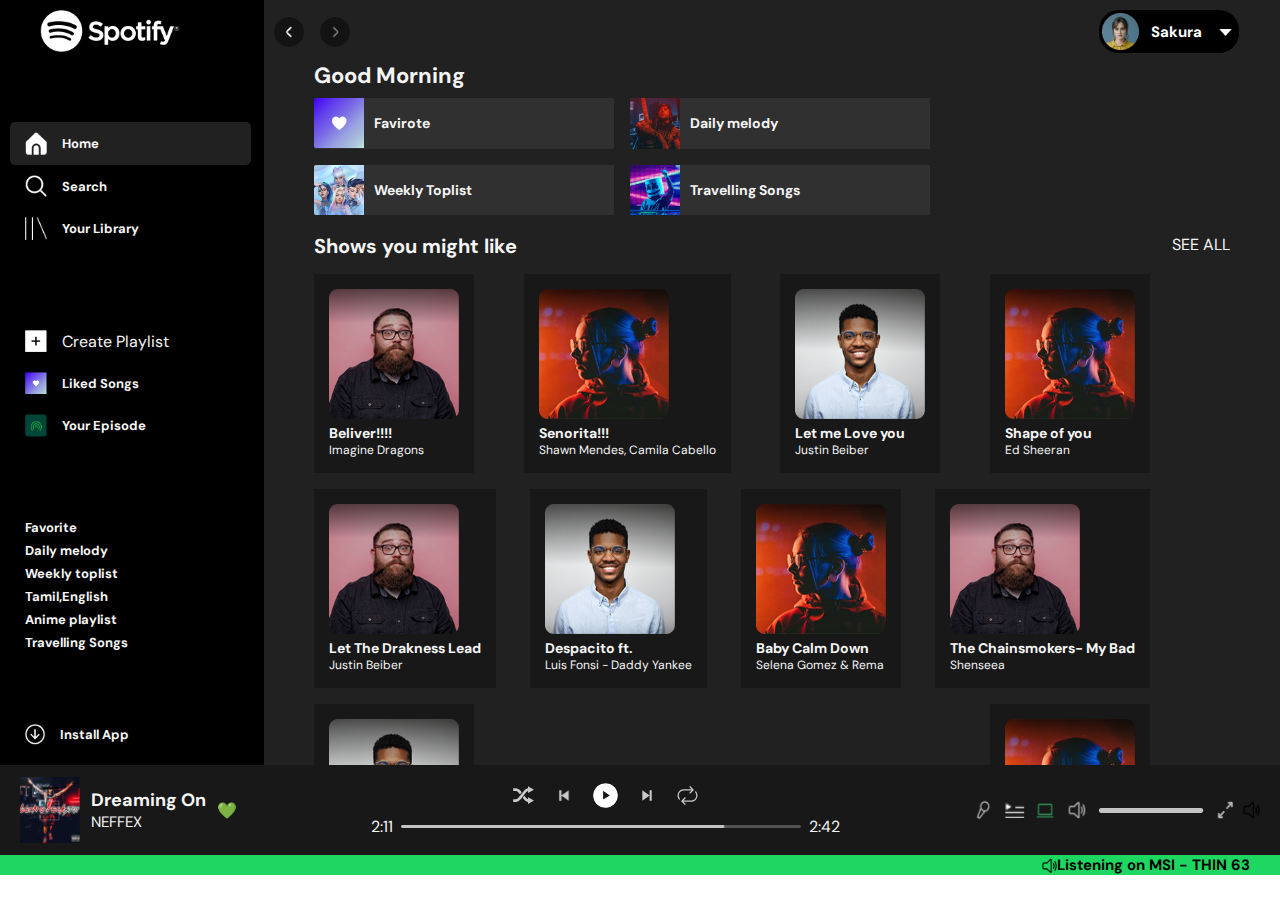
<file: index.html>
<!DOCTYPE html>
<html lang="en">
  <head>
    <!-- Required meta tags -->
    <meta charset="utf-8" />
    <meta name="viewport" content="width=device-width, initial-scale=1" />
    <link rel="stylesheet" href="style.css" />
    <!-- Bootstrap CSS -->
    <!-- <link
      href="https://cdn.jsdelivr.net/npm/bootstrap@5.0.2/dist/css/bootstrap.min.css"
      rel="stylesheet"
      integrity="sha384-EVSTQN3/azprG1Anm3QDgpJLIm9Nao0Yz1ztcQTwFspd3yD65VohhpuuCOmLASjC"
      crossorigin="anonymous"
    /> -->

    <title>Spotify-Clone</title>
  </head>
  <body>
    <div class="container">
      <!-- 30% left part -->
      <div class="left-nav">
        <img src="Spotify logo.png" alt="" class="logo" />

        
        <div class="home-container">
          <div class="home active">
            <img src="Home.png" alt="" class="leftnavimg" />
            <h2 class="leftnavh2">Home</h2>
          </div>

          <div class="search">
            <img src="Search.png" alt="" class="leftnavimg" />
            <h2 class="leftnavh2">Search</h2>
          </div>

          <div class="library">
            <img src="Your library.png" alt="" class="leftnavimg" />
            <h2 class="leftnavh2">Your Library</h2>
          </div>
        </div>

        <div class="playlist-container">
          <div class="playlist">
            <img src="plus.png" alt="" class="leftnavimg" />
            <a href="next.html">Create Playlist</a>
          </div>

          <div class="liked-songs">
            <img src="purpleheart.png" alt="" class="leftnavimg" />
            <h2 class="leftnavh2">Liked Songs</h2>
          </div>

          <div class="episodes">
            <img src="hotspot.png" alt="" class="leftnavimg" />
            <h2 class="leftnavh2">Your Episode</h2>
          </div>
        </div>
        
        <div class="fav-tags">
          <h2 class="leftnavh2 h">Favorite</h2>
          <h2 class="leftnavh2">Daily melody</h2>
          <h2 class="leftnavh2">Weekly toplist</h2>
          <h2 class="leftnavh2">Tamil,English</h2>
          <h2 class="leftnavh2">Anime playlist</h2>
          <h2 class="leftnavh2">Travelling Songs</h2>
        </div>
        
        <div class="install">
          <img src="download.png" alt="" class="dwn" />
          <h2 class="leftnavh2">Install App</h2>
        </div>
      </div>

      <!--  70%part Right  -->
      <div class="right-part">
        <div class="nav">
          <div class="left-right">
            <img src="backward.png" alt="" class="play" />
            <img src="forward.png" alt="" class="play" />
          </div>

          <div class="profile">
            <img src="profile.png" alt="" />
            <h3>Sakura</h3>
            <img src="down.png" alt="" />
          </div>
        </div>

        <!-- Good Morning section -->

        <div class="goodmrng">
          <h1>Good Morning</h1>
          <div class="likedcardholder">
            <div class="likedcards">
              <img src="Purple-big.png" alt="" />
              <h2>Favirote</h2>
            </div>

            <div class="likedcards">
              <img src="man.png" alt="" />
              <h2>Daily melody</h2>
            </div>

            <div class="likedcards">
              <img src="KDA.png" alt="" />
              <h2>Weekly Toplist</h2>
            </div>
            <div class="likedcards">
              <img src="marshmellow.png" alt="" />
              <h2>Travelling Songs</h2>
            </div>
          </div>
        </div>

        
        <!-- Shows you might like -->

        <div class="shows">
          <div>
            <h1>Shows you might like</h1>
            <a href="next.html">See all</a>
          
          </div>

          <div class="showsCards">
            <div class="showCard">
              <img src="Rectangle 21.png" alt="" />
              <h2>Beliver!!!!</h2>
              <p>Imagine Dragons</p>
            </div>
            <div class="showCard">
              <img src="Rectangle 22.png" alt="" />
              <h2>Senorita!!!</h2>
              <p>Shawn Mendes, Camila Cabello</p>
            </div>
            
            <div class="showCard">
              <img src="Rectangle 23.png" alt="" />
              <h2>Let me Love you</h2>
              <p>Justin Beiber</p>
            </div>
            <div class="showCard">
              <img src="Rectangle 22.png" alt="" />
              <h2>Shape of you</h2>
              <p>Ed Sheeran</p>
            </div>
            <div class="showCard">
              <img src="Rectangle 21.png" alt="" />
              <h2>Let The Drakness Lead</h2>
              <p>Justin Beiber</p>
            </div>
            <div class="showCard">
              <img src="Rectangle 23.png" alt="" />
              <h2>Despacito ft.</h2>
              <p>Luis Fonsi - Daddy Yankee</p>
            </div>
            <div class="showCard">
              <img src="Rectangle 22.png" alt="" />
              <h2>Baby Calm Down</h2>
              <p> Selena Gomez & Rema</p>
            </div>
            <div class="showCard">
              <img src="Rectangle 21.png" alt="" />
              <h2>The Chainsmokers- My Bad</h2>
              <p>Shenseea</p>
            </div>
            <div class="showCard">
              <img src="Rectangle 23.png" alt="" />
              <h2>Thunder</h2>
              <p>Imagine Drangons</p>
            </div>
            <div class="showCard">
              <img src="Rectangle 22.png" alt="" />
              <h2>Yaar adi ni </h2>
              <p>A R Rahmaan</p>
            </div>
          </div>
        </div>
      </div>
    </div>


    <!--Player Controls part Bottom -->

    <div class="bottom">
      <!-- Bottom left -->
      <div class="songName">
        <img src="playing-img.png" alt="" />
        <div>
          <h2>Dreaming On</h2>
          <p>NEFFEX</p>
        </div>
        &#128154;
      </div>

      <!-- Bottom Middle-->
      <div class="playControls">
        <div class="control">
          <img class="musichov" src="shuffle.svg" alt="shuffle" />
          <img class="musichov" src="previous.png" alt="backward" />
          <img class="musichov play" src="resume.svg" alt="play/pause" />
          <img class="musichov" src="next.svg" alt="forward" />
          <img class="musichov" src="loop.svg" alt="loop" />
        </div>
        <div class="bar">
          <p>2:11</p>
          <img class="music-bar" src="musicbar.png" alt="" />
          <p>2:42</p>
        </div>
      </div>
      <div class="media-play">
        <img class="musichov play" src="resume.svg" alt="play/pause" />
      </div>

      <!-- Bottom Right -->
      <div class="volume">
        <img class="vol" src="microphone.png" alt="" />
        <img class="vol" src="list.png" alt="" />
        <img class="vol" src="carbon_laptop.png" alt="" />
        <img class="vol" src="speaker-white.png" alt="" />
        <img src="volume-bar.png" alt="" />
        <img class="black-spek" src="strech-speaker.png" alt="" />
      </div>
    </div>

    <div class="green-notice">
      <img src="speaker-black.png" alt="" />
      <h2>Listening on MSI - THIN 63</h2>
    </div>



    <div class="home-container-media">
      <div class="home-media">
        <img src="Home.png" alt=""/>
        <a class="h" href="#">Home</a>
      </div>

      <div class="search-media">
        <img src="Search.png" alt=""/>
       <a href="#">Search</a>
      </div>

      <div class="library-media">
        <img src="Your library.png" alt=""/>
        <a href="next.html">Your Library</a>
      </div>
    </div>

    <!-- Option 1: Bootstrap Bundle with Popper -->
    <!-- <script
      src="https://cdn.jsdelivr.net/npm/bootstrap@5.0.2/dist/js/bootstrap.bundle.min.js"
      integrity="sha384-MrcW6ZMFYlzcLA8Nl+NtUVF0sA7MsXsP1UyJoMp4YLEuNSfAP+JcXn/tWtIaxVXM"
      crossorigin="anonymous"
    ></script> -->
  </body>
</html>
</file>
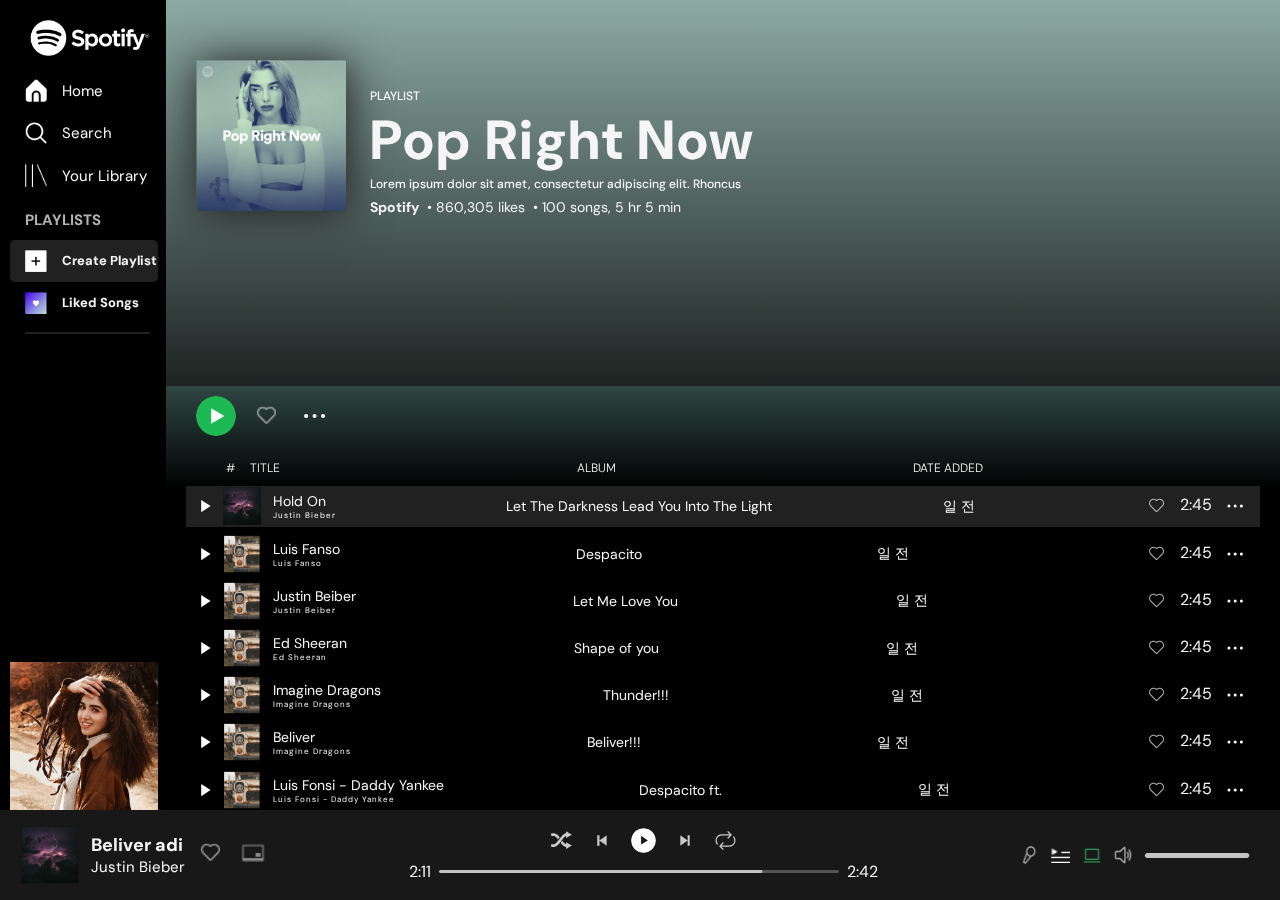
<file: next.html>
<!DOCTYPE html>
<html lang="en">
  <head>
    <meta charset="UTF-8" />
    <meta name="viewport" content="width=device-width, initial-scale=1.0" />
    <link rel="stylesheet" href="next.css" />
    <title>Document</title>
  </head>
  <body>
    <div class="container">
      <!-- 30% left part -->
      <div class="left-nav">
        <img src="Spotify logo.png" alt="" class="logo" />

        
        <div class="home-container">
          <div class="home">
            <img src="Home.png" alt="" class="leftnavimg" />
            <!-- <h2 class="leftnavh2">Home</h2> -->
            <a href="index.html">Home</a>
          </div>

          <div class="search">
            <img src="Search.png" alt="" class="leftnavimg" />
            <!-- <h2 class="leftnavh2">Search</h2> -->
            <a href="#">Search</a>
          </div>

          <div class="library">
            <img src="Your library.png" alt="" class="leftnavimg" />
            <!-- <h2 class="leftnavh2">Your Library</h2> -->
            <a href="#">Your Library</a>
          </div>
        </div>

        <div class="playlist-container">
          <h2>PLAYLISTS</h2>
          <div class="playlist active">
            <img src="plus.png" alt="" class="leftnavimg" />
            <h2 class="leftnavh2">Create Playlist</h2>
          </div>

          <div class="liked-songs">
            <img src="purpleheart.png" alt="" class="leftnavimg" />
            <h2 class="leftnavh2">Liked Songs</h2>
          </div>

          <div class="line"></div>
        </div>

        <div class="leftnav-Bottom">
          <img src="album art.png" alt="" />
        </div>
      </div>

      <!-- 70%part Right -->
      <div class="right-part">
        <div class="right60-Top">
        
          <div class="T60top">
            <div class="music-banner">
              <img src="pop-rn3.png" alt="">
            </div>
            <div>
              <div class="texts">
                <p>PLAYLIST</p>
                <h1>Pop Right Now</h1>
                <p>Lorem ipsum dolor sit amet, consectetur adipiscing elit. Rhoncus</p>
              </div>
    
              <div class="uls">
                <p>Spotify</p>
                <p>&#8226; 860,305 likes</p> 
                <p>&#8226; 100 songs, 5 hr 5 min</p>          
              </div>
            </div>
          </div>
          
          <div class="greenheart">
            <div>
              <img class="play" id="greenplay" src="play.png" alt="">
              <img src="heart.png" alt="">
              <img src="threedot.svg" alt="">
            </div>
            
            <div class="bottomHash">
              <pre>#     TITLE</pre>
              <p>ALBUM</p>
              <p>DATE ADDED</p>
              <div></div>
            </div>
          </div>
        </div>
<!--1st Horizontal Card-->
        <div class="right40-Bottom">
          <div class="plying-songs active">
            <div>
              <img src="Polygon.svg" alt="play" />
              <img class="playing" src="Rectangle 9.png" alt="">
                <div class="song-name">
                  <h3>Hold On</h3>
                  <p class="singer">Justin Bieber</p>
                </div>
            </div>
            <p>Let The Darkness Lead You Into The Light</p>
            <p class="korean">일 전</p>
            <div>
              <img src="heart.png" alt="liked">
              <p>2:45</p>
              <img src="threedot.svg" alt="">
            </div>
          </div>
          <!--second-->   
          <div class="plying-songs">
            <div>
              <img src="Polygon.svg" alt="play" />
              <img class="playing" src="list img.png" alt="">
                <div class="song-name">
                  <h3>Luis Fanso</h3>
                  <p class="singer">Luis Fanso</p>
                </div>
            </div>
            <p>Despacito</p>
            <p class="korean">일 전</p>
            <div>
              <img src="heart.png" alt="liked">
              <p>2:45</p>
              <img src="threedot.svg" alt="">
            </div>
          </div>
 <!--third -->  
          <div class="plying-songs">
            <div>
              <img src="Polygon.svg" alt="play" />
              <img class="playing" src="list img.png" alt="">
                <div class="song-name">
                  <h3>Justin Beiber</h3>
                  <p class="singer">Justin Beiber</p>
                </div>
            </div>
            <p>Let Me Love You</p>
            <p class="korean">일 전</p>
            <div>
              <img src="heart.png" alt="liked">
              <p>2:45</p>
              <img src="threedot.svg" alt="">
            </div>
          </div>
   <!--fourth -->  
          <div class="plying-songs">
            <div>
              <img src="Polygon.svg" alt="play" />
              <img class="playing" src="list img.png" alt="">
                <div class="song-name">
                  <h3>Ed Sheeran</h3>
                  <p class="singer">Ed Sheeran</p>
                </div>
            </div>
            <p>Shape of you</p>
            <p class="korean">일 전</p>
            <div>
              <img src="heart.png" alt="liked">
              <p>2:45</p>
              <img src="threedot.svg" alt="">
            </div>
          </div>
 <!--fifth -->  

          <div class="plying-songs">
            <div>
              <img src="Polygon.svg" alt="play" />
              <img class="playing" src="list img.png" alt="">
                <div class="song-name">
                  <h3>Imagine Dragons</h3>
                  <p class="singer">Imagine Dragons</p>
                </div>
            </div>
            <p>Thunder!!!</p>
            <p class="korean">일 전</p>
            <div>
              <img src="heart.png" alt="liked">
              <p>2:45</p>
              <img src="threedot.svg" alt="">
            </div>
          </div>

    <!-- sixth -->         
          <div class="plying-songs">
            <div>
              <img src="Polygon.svg" alt="play" />
              <img class="playing" src="list img.png" alt="">
                <div class="song-name">
                  <h3>Beliver</h3>
                  <p class="singer">Imagine Dragons</p>
                </div>
            </div>
            <p>Beliver!!!</p>
            <p class="korean">일 전</p>
            <div>
              <img src="heart.png" alt="liked">
              <p>2:45</p>
              <img src="threedot.svg" alt="">
            </div>
          </div>

    <!--seventh -->         
          <div class="plying-songs">
            <div>
              <img src="Polygon.svg" alt="play" />
              <img class="playing" src="list img.png" alt="">
                <div class="song-name">
                  <h3>Luis Fonsi - Daddy Yankee</h3>
                  <p class="singer">Luis Fonsi - Daddy Yankee</p>
                </div>
            </div>
            <p>Despacito ft.</p>
            <p class="korean">일 전</p>
            <div>
              <img src="heart.png" alt="liked">
              <p>2:45</p>
              <img src="threedot.svg" alt="">
            </div>
          </div>
        </div>
      </div>
    </div>
    <!--Player Controls part Bottom  -->
    <div class="bottom">
      <!-- Bottom left -->
      <div class="songName">
        <img src="Rectangle 9.png" alt="" />
        <div>
          <h2>Beliver adi</h2>
          <p>Justin Bieber</p>
        </div>
        <!-- <div class="heart">&#x2661;</div> -->
        <div class="heart">
          <img class="heart" src="heart.png" alt="" />
        </div>
        <div class="heart pip">
          <img src="pip.png" alt="" />
        </div>
      </div>
      <div class="media-play">
        <img class="musichov play" src="resume.svg" alt="play/pause" />
      </div>
      <!-- Bottom Middle -->
      <div class="playControls">
        <div class="control">
          <img class="musichov" src="shuffle.svg" alt="shuffle" />
          <img class="musichov" src="previous.png" alt="backward" />
          <img class="musichov play" src="resume.svg" alt="play/pause" />
          <img class="musichov" src="next.svg" alt="forward" />
          <img class="musichov" src="loop.svg" alt="loop" />
        </div>
        <div class="bar">
          <p>2:11</p>
          <img class="music-bar" src="musicbar.png" alt="" />
          <p>2:42</p>
        </div>
      </div>
      <!-- Bottom Right -->
      <div class="volume">
        <img class="vol" src="microphone.png" alt="" />
        <img class="vol" src="list.png" alt="" />
        <img class="vol" src="carbon_laptop.png" alt="" />
        <img class="vol" src="speaker-white.png" alt="" />
        <img src="volume-bar.png" alt="" />
      </div>
    </div>
<!--MEdia Buttons -->
    <div class="home-container-media">
      <div class="home-media">
        <img src="Home.png" alt=""/>
        <a href="index.html">Home</a>
      </div>

      <div class="search-media">
        <img src="Search.png" alt=""/>
       <a href="#">Search</a>
      </div>

      <div class="library-media">
        <img src="Your library.png" alt=""/>
        <a href="#">Your Library</a>
      </div>
    </div>
  </body>
</html>
</file>
<file: style.css>
@import url('https://fonts.googleapis.com/css2?family=DM+Sans:ital,opsz,wght@0,9..40,100;0,9..40,200;0,9..40,300;0,9..40,400;0,9..40,500;0,9..40,600;0,9..40,700;0,9..40,800;0,9..40,900;0,9..40,1000;1,9..40,100;1,9..40,200;1,9..40,300;1,9..40,400;1,9..40,500;1,9..40,600;1,9..40,700;1,9..40,800;1,9..40,900;1,9..40,1000&display=swap');

*{
    margin: 0;
    padding: 0;
    box-sizing: border-box;
    font-family: 'DM Sans', sans-serif;

   }
   *::-webkit-scrollbar {
      display: none;
    }
    a{
      color: whitesmoke;
      text-decoration: none;
    }


.container{
    width: 100%;
    height: 85vh;
    display: flex;
    background-color: #000000;
}

.left-nav{
    margin-left: 10px;
    padding-top: 10px;
    width: 20%;
    display: flex;
    flex-direction: column;
    justify-content: space-between;
    gap: .8rem;
    background-color: #000000;
    height: 100%;
    overflow-y: scroll;
}


.right-part{
   overflow-y: scroll;
    width: 80%;
    height: 100%;
    background-color: #212121;
    
}
.logo{
    width: 140px;
    margin-left: 30px;
}
.home, .search, .library, .playlist,
 .liked-songs, .episodes, .install{
    display: flex;
    align-items: center;
    padding-top: 10px;
    padding-bottom: 10px;
    padding-left: 15px;
    border-radius: 5px;
    width: 95%;
    transition: all 0.2s ease-in-out;
 }

 .home:hover, .search:hover, 
 .library:hover, .playlist:hover,
 .liked-songs:hover, .episodes:hover, .install:hover{
  cursor: pointer;
  background-color: #212121;
 }
 
.home-container, .playlist-container, 
.fav-tags{
    display: flex;
    flex-direction: column;
}

.active{
    background-color: #212121;
    
}
.fav-tags{
    padding-left: 15px;
}
.fav-tags h2{
    padding: 3px 0;
}

 .leftnavh2{
    font-size: 13px;
    color: whitesmoke;
 }

 .leftnavimg{
    width: 22px;
    margin-right: 15px;
 }
 .install{
    margin-bottom: 10px;
    margin-top: -10px;
 }
 .dwn{
    margin-right: 15px;
    width: 20px;
 }

/* Right Parts */

 .nav{
    margin-top: 10px;
    margin-left: 10px;
    display: flex;
    justify-content: space-between;
    align-items: center;
    /* background-color: darkgoldenrod; */
    width: 95%;
    
 }
 .left-right{
    display: flex;
    align-items: center;
    gap: 1rem;
 }
 .left-right img{
    width: 30px;
    transition: all 0.2s ease-in;
 }
 .left-right img:hover{
  box-shadow: 1px 1px 20px gray;
  cursor: pointer;
 }

 .profile{
    display: flex;
    align-items: center;
    background-color: #000000;
    padding: 3px;
    border-radius: 20px;
    gap: 0.8rem;
    transition: all 0.2s ease-in-out;
 }
 .profile:hover{
  box-shadow: 1px 1px 10px gray;
  cursor: pointer;
 }
 /* Profile Pic********* */
 .profile h3{
    font-size: 15px;
    color: white;
 }


 .goodmrng{
   padding: 0 50px;
 }
 .goodmrng>h1{
   color: whitesmoke;
   font-size: 22px;
   margin: 8px 0;
 }

 .likedcardholder{
   display: flex;
   
   gap: 1rem;
  /* background-color: aqua; */
   flex-wrap: wrap;
  
 }

 .likedcards{
   display: flex;
   align-items: center;
   width: 300px;
   background-color:#303030 ;
   transition: all 0.2s ease-in;
 }
 .likedcards:hover{
  cursor: pointer;
  box-shadow: 1px 1px 10px gray;
 }
 .likedcards>img{
   width: 50px;
   margin-right: 10px;
 }
 .likedcards>h2{
   font-size: 14px;
   color: whitesmoke;
   word-break: break-all;
 }

.shows{
   padding: 0px 50px;
  
}
.shows>div{
   display: flex;
   
   align-items: center;
   justify-content: space-between;
}

.shows>div>a{
   color: whitesmoke;
   text-transform: uppercase;
   transition: all 0.2s ease-in-out;
}
.shows>div>a:hover{
  cursor: pointer;
  color: white;
  font-weight: 600;
}

.shows>div>h1{
   margin-top: 18px;
   font-size: 20px;
   color: whitesmoke;
   margin-bottom: 15px;
}

.showsCards{
   padding-right: 80px;
   display: flex;
   gap: 1rem;
   flex-wrap: wrap;
}
 .showCard{
   background-color: #181818;
   padding: 15px;
   transition: all 0.2s ease-in-out;
   
 }
 .showCard:hover{
  cursor: pointer;
  box-shadow: 1px 1px 10px gray;
 }
 .showCard>h2{
   font-size: 14px;
   color: whitesmoke;
 }
 .showCard>p{
   font-size: 12px;
   color: whitesmoke;
 }
 .showCard>img{
   width: 130px;
 }

 .alex{
   height: 130px;
 }
 
/* Bottom Palyer Controls Part */

 .bottom{
   padding: 40px 20px;
   width: 100%;
   height: 10vh;
   background-color: #181818;
   display: flex;
   justify-content: space-between;
   align-items: center;
   
 }
 /* <!-- Bottom left */
 .songName{
   display: flex;
   align-items: center;
   gap: 0.7rem;
 }
 .songName img{
   width: 60px;
 }
 .songName>div>h2{
   font-size: 18px;
   color: whitesmoke;
 }
 .songName>div>p{
   font-size: 15px;
   color: whitesmoke;
 }


 /* <!--Bottom Middle */
 .playControls{
   display: flex;
   flex-direction: column;
   gap: 0.5rem;
   
 }
 .playControls>.control{
   display: flex;
   justify-content: center;
   align-items: center;
   gap: 1rem;
 }
 .control>img{
   width: 25px;
 }
 
 .bar{
   display: flex;
   align-items: center;
   gap: 0.5rem;
   color: whitesmoke;
 }
 .music-bar{
   width: 400px;
 }
 .musichov{
  mix-blend-mode: screen;
  transition: all 0.2s ease-in;
 }
 .musichov:hover{
  box-shadow: 1px 1px 20px gray;
  cursor: pointer;
 }

 /* <!-- Bottom Right */
 .volume{
   display: flex;
   align-items: center;
   gap: 0.7rem;
 }
 .vol{
   width: 20px;
   mix-blend-mode: screen;
   transition: all 0.2s ease-in;
 }

 .black-spek{
   width: 45px;
 }
 .vol:hover{
  box-shadow: 1px 1px 10px gray;
  cursor: pointer;
 }
 

/* Green Notice */
 .green-notice{
   display: flex;
   align-items: center;
   justify-content: end;
  
   width: 100%;
   height: 20px;
   background-color: #1ED760;
 }
 .green-notice img{
   width: 15px;
 }
 .green-notice h2{
   font-size: 15px;
   padding-right: 30px;
 }


 .play{
  border-radius: 50%;
  overflow: hidden;
 }


 .home-container-media{
  display: none;
 }

 .media-play{
  display: none;
 }

 /* Media Queries */
 /* Extra small devices (phones, 600px and down) */
@media only screen and (max-width: 340px) {
   
  body{
    background-color: #000000;
  }
    .container{
      width: 100vw;
      height: 85vh;
    }
    .left-nav{
      display: none;
    }
    .right-part{
      width: 100%;
    }

    .likedcards {
      width: 100%;
  }
    .likedcards>h2{
      font-size: 12px;
    }

    .goodmrng{
      padding: 0 30px;
    }
    .likedcardholder{
      display: flex;
      justify-content: space-between;
    }
    .shows>div {
      justify-content: space-between;
  }


    .shows{
      padding: 0 30px;
    }
    .showCard {
      padding: 15px;
      display: flex;
      flex-direction: column;
      align-items: center;
  }
  .showCard>img {
    width: 210px;
    margin-bottom: 10px;
}
  .showsCards {
    justify-content: center;
    padding-right: 0;
    display: flex;
    flex-direction: column;
    gap: 1rem;
    flex-wrap: wrap;
  
}
  .playControls{
    display: none;
  }
  .volume{
    display: none;
  }
  .bottom{
    height: 5vh;
   
  }

  .songName{
    gap: 0.5rem;
  }
  .songName img{
    width: 45px;
  }
  .songName>div>h2{
    font-size: 15px;
  }
  .songName>div>p{
    font-size: 12px;
  }
  .green-notice{
    display: none;
  }

  .bottom {
    padding: 32px 20px;
}

.media-play{
  display: block;
 }
 .play{
  width: 25px;
 }


  /* Bottom */
  .home-container-media{
    display: flex;
    width: 100%;
   
    justify-content: space-between;
    align-items: center;
    background-color:#181818;
    padding: 9px 30px;
    
  }
  .home-media,.search-media, .library-media {
    display: flex;
    flex-direction: column;
    /* background-color: #1ED760; */
    align-items: center;
  }
  .home-media>img, .search-media>img, 
  .library-media>img {
    width: 20px;
  }
  .home-media>a, .search-media>a, 
  .library-media>a{
    font-size: 13px;
    padding-top: 5px;
  }
}


@media only screen and (min-width: 341px) and (max-width: 460px){
   body{
    background-color: #000000;
   }
   .green-notice{
    display: none;
  }
  .playControls{
    display: none;
  }
  .volume{
    display: none;
  }
  .left-nav{
    display: none;
  }

  .right-part {
    overflow-y: scroll;
    width: 100%;
    height: 100%;
    background-color: #212121;
}

.likedcards {
  width: 100%;
}
.showsCards {
  padding-right: 0px;
  
}
.shows {
  padding: 0px 30px;
}

.showCard {
  padding: 5px;
}
.showCard>img {
  width: 115px;
}
.shows>div {
  display: flex;
  align-items: center;
  justify-content: center;
  gap: 22px;
  /* justify-content: space-evenly; */
}

.media-play{
  display: block;
 }
 .play{
  width: 25px;
 }


  /* Bottom */
  .home-container-media{
    display: flex;
    width: 100%;
   
    justify-content: space-between;
    align-items: center;
    background-color:#181818;
    padding: 9px 30px;
    
  }
  .home-media,.search-media, .library-media {
    display: flex;
    flex-direction: column;
    /* background-color: #1ED760; */
    align-items: center;
  }
  .home-media>img, .search-media>img, 
  .library-media>img {
    width: 20px;
  }
  .home-media>a, .search-media>a, 
  .library-media>a{
    font-size: 13px;
    padding-top: 5px;
  }

}

/* Small devices (portrait tablets and large phones, 600px and up) */
@media only screen and (min-width: 600px) {
  

}

/* Medium devices (landscape tablets, 768px and up) */
@media only screen and (min-width: 768px) {
  

}

/* Large devices (laptops/desktops, 992px and up) */
@media only screen and (min-width: 992px) {
  

}

/* Extra large devices (large laptops and desktops, 1200px and up) */
@media only screen and (min-width: 1200px) {
  

}
</file>
<file: next.css>
@import url('https://fonts.googleapis.com/css2?family=DM+Sans:ital,opsz,wght@0,9..40,100;0,9..40,200;0,9..40,300;0,9..40,400;0,9..40,500;0,9..40,600;0,9..40,700;0,9..40,800;0,9..40,900;0,9..40,1000;1,9..40,100;1,9..40,200;1,9..40,300;1,9..40,400;1,9..40,500;1,9..40,600;1,9..40,700;1,9..40,800;1,9..40,900;1,9..40,1000&display=swap');

*{
    margin: 0;
    padding: 0;
    box-sizing: border-box;
    font-family: 'DM Sans', sans-serif;


   }
   *::-webkit-scrollbar {
      display: none;
    }
    a{
      color: whitesmoke;
      text-decoration: none;
      font-size: 15px;
    }

   


.container{
    width: 100%;
    height: 90vh;
    display: flex;
    background-color: #000000;
}

.left-nav{
    margin-left: 10px;
    padding-top: 20px;
    width: 14%;
    display: flex;
    flex-direction: column;
    /* justify-content: space-between;   */
    gap: .8rem;
    background-color: #000000;
    height: 100%;
    overflow-y: scroll;
    position: relative;
}


.right-part{
   overflow-y: scroll;
    width: 85%;
    height: 100%;
    background-color: #212121;
    
}
.logo{
    width: 120px;
    margin-left: 20px;
}
.home, .search, .library, .playlist,
 .liked-songs, .episodes, .install{
    display: flex;
    align-items: center;
    padding-top: 10px;
    padding-bottom: 10px;
    padding-left: 15px;
    border-radius: 5px;
    width: 95%;
    transition: all 0.2s ease-in-out;
 }

 .home:hover, .search:hover, 
 .library:hover, .playlist:hover,
 .liked-songs:hover, .episodes:hover, .install:hover{
  cursor: pointer;
  background-color: #212121;
 }
 
.home-container, .playlist-container, 
.fav-tags{
    display: flex;
    flex-direction: column;
}

.active{
    background-color: #212121;
    
}


 .leftnavh2{
    font-size: 13px;
    color: whitesmoke;
 }

 .leftnavimg{
    width: 22px;
    margin-right: 15px;
 }
.playlist-container>h2{
    color: #B3B3B3;
    font-size: 15px;
    padding-left: 15px;
    margin-bottom: 10px;
}
.line{
    width: 80%;
    height: 2px;
    background-color: #212121;
    justify-content: center;
    margin-top: 8px;
    margin-left: 15px;
}


/* .right-part{
    background-color: red;
} */

.leftnav-Bottom>img{
    position: absolute;
    bottom: 0px;
    width: 95%
}
.right40-Bottom{
  overflow-y: scroll;
}


/* **********Right Part Startss********** */

.right-part{
  display: flex;
  flex-direction: column;
  justify-content: space-between;
  width: 100%;
  height: 100%;
}
.right60-Top{
  background-image: linear-gradient(#8CAAA3,#000000);
  width: 100%;
  height: 60%;
}
.right40-Bottom{
  background-color: #000000;
  width: 100%;
  height: 40%;
  display: flex;
  flex-direction: column;
  gap: 0.4rem;
}

/* Bottom 40% */

.plying-songs{
  height: 45px;
  
  display: flex;
  color: whitesmoke;
  justify-content: space-between;
  align-items: center;
  padding: 0 15px;
  margin: 0 20px;
  transition: all 0.2s ease-in-out;
  
}
.plying-songs:hover{
  background-color: #212121;
}

.playing{
  width: 40px;
  height: 40px;
}


.plying-songs>div:first-child{
  /* background-color: red; */
  display: flex;
  align-items: center;
  gap: 0.7rem;

}
.plying-songs>div:last-child{
  display: flex;
  gap: .7rem;
}
.song-name>h3{
  font-size: 14px;
  font-weight: 400;
}
.song-name>p{
  font-size: 8px;
  font-weight: 400;
  letter-spacing: 1px;
}
.plying-songs>p{
  font-size: 14px;
}

/* top60 */
.right60-Top{
  width: 100%;
  
  padding-top: 60px;
  display: flex;
  flex-direction: column;
  justify-content: space-between;

}
.T60top{
  display: flex;
  align-items: end;
  gap: 1.5rem;
  padding-left: 30px;
  color: whitesmoke;
}
.texts>h1{
  font-size:55px;
  font-weight: 800;
  color: whitesmoke;
  letter-spacing: 2px;
}
.texts{
  margin-bottom: .4rem;
}
.texts>p{
  font-size: 12px;
  font-weight: 500;
}
.uls{
  display: flex;
  gap: .5rem; 
}
.uls>p{
  font-size: 14px;
}
.uls>p:first-child{
  font-weight: bold;
}

.music-banner>img{
  width: 150px;
  box-shadow: 2px 2px 40px #212121;
}

.greenheart{
  background-color: #1D2322;
  background-image: linear-gradient(#2f4642, #020303);
  padding-left: 30px;
  display: flex;
  flex-direction: column;
  gap: 1.5rem;
  padding-top: 10px;
  padding-bottom: 10px;
}
.greenheart>div:first-child{
  display: flex;
  align-items: center;
  gap: 1rem;
}
.greenheart>div:first-child>img{
  width:30px;
}

#greenplay{
  width: 40px;
}

.bottomHash{
  padding-left: 30px;
  display: flex;
  justify-content: space-between;
  color: whitesmoke;
  font-size: 12px;
  font-weight: 300;

  padding-left: 30px;
}

/* Bottom Palyer Controls Part */

.bottom{
    padding: 40px 20px;
    width: 100%;
    height: 10vh;
    background-color: #181818;
    display: flex;
    justify-content: space-between;
    align-items: center;
    
   
  }
  /* <!-- Bottom left */
  .songName{
    display: flex;
    align-items: center;
    gap: 0.7rem;
  }
  .songName img{
    width: 60px;
  }
  .songName>div>h2{
    font-size: 18px;
    color: whitesmoke;
  }
  .songName>div>p{
    font-size: 15px;
    color: whitesmoke;
  }
 
 
  /* <!-- Bottom Middle */
  .playControls{
    display: flex;
    flex-direction: column;
    gap: 0.5rem;
    
  }
  .playControls>.control{
    display: flex;
    justify-content: center;
    align-items: center;
    gap: 1rem;
  }
  .control>img{
    width: 25px;
  }
  
  .bar{
    display: flex;
    align-items: center;
    gap: 0.5rem;
    color: whitesmoke;
  }
  .music-bar{
    width: 400px;
  }
  .musichov{
   mix-blend-mode: screen;
   transition: all 0.2s ease-in;
  }
  .musichov:hover{
   box-shadow: 1px 1px 20px gray;
   cursor: pointer;
  }
  .play{
    border-radius: 50%;
    overflow: hidden;
   }
 
  /* <!-- Bottom Right */
  .volume{
    display: flex;
    align-items: center;
    gap: 0.7rem;
    padding-right: 10px;
  }
  .vol{
    width: 20px;
    mix-blend-mode: screen;
    transition: all 0.2s ease-in;
  }
 
  .black-spek{
    width: 45px;
  }
  .vol:hover{
   box-shadow: 1px 1px 10px rgb(71, 71, 71);
   cursor: pointer;
  }
  
/* 
  .heart {
    color: white;
  } */
  .heart>img{
    width: 30px;
  }

  .home-container-media{
    display: none;
  }
  .media-play{
    display: none;
  }

  /* Media Queries */
 /* Extra small devices (phones, 600px and down) */
@media only screen and (max-width: 412px) {
   
  body{
    background-color: #000000;
  }
  .left-nav{
    display: none;
  }
  .playControls{
    display: none;
  }
  .volume{
    display: none;
  }
  .pip{
    display: none;
  }
  .container{
    height: 84vh;
  }
  .T60top{
    display: flex;
    flex-direction: column;
    align-items: center;
    padding-left: 0;
    gap: 1rem;
  }
  .texts>h1{
    font-size: 40px;
    letter-spacing: 0;
  }
  .music-banner>img{
    width: 180px;
  }
  .texts>p:last-child{
    display: none;
  }
  .right60-Top{
    padding-top: 40px;
  }
  .greenheart{
    padding-left: 0;
  }
  .greenheart>div:first-child {
    padding-left: 30px;
   
}
.plying-songs>p {
  font-size: 10px;
}
.song-name>h3 {
  font-size: 11px;
}
.singer{
  display: none;
}
.korean{
  display: none;
}

.plying-songs {
  margin: 0 0;
}
.songName>div>p {
  font-size: 12px;
  
}
.songName>div>h2 {
  font-size: 16px;;
}

.media-play{

  display: block;
 
}
.media-play>img{
  width: 35px;
}
.home-media, 
.search-media, 
.library-media{
  transition: all 0.2s ease-in-out;
}

.home-media>img:hover, 
.search-media>img:hover, 
.library-media>img:hover{
  transform: rotate(10deg);
}

  /* Bottom */
  .home-container-media{
    display: flex;
    width: 100%;
   
    justify-content: space-between;
    align-items: center;
    background-color:#181818;
    padding: 9px 30px;
    
  }
  .home-media,.search-media, .library-media {
    display: flex;
    flex-direction: column;
    /* background-color: #1ED760; */
    align-items: center;
  }
  .home-media>img, .search-media>img, 
  .library-media>img {
    width: 20px;
  }
  .home-media>a, .search-media>a, 
  .library-media>a{
    font-size: 13px;
    padding-top: 5px;
  }
}


@media only screen and (max-width: 600px) and (min-width: 400px){
  
}

/* Small devices (portrait tablets and large phones, 600px and up) */
@media only screen and (min-width: 600px) {
  

}

/* Medium devices (landscape tablets, 768px and up) */
@media only screen and (min-width: 768px) {
  

}

/* Large devices (laptops/desktops, 992px and up) */
@media only screen and (min-width: 992px) {
  

}

/* Extra large devices (large laptops and desktops, 1200px and up) */
@media only screen and (min-width: 1200px) {
  

}
</file>
